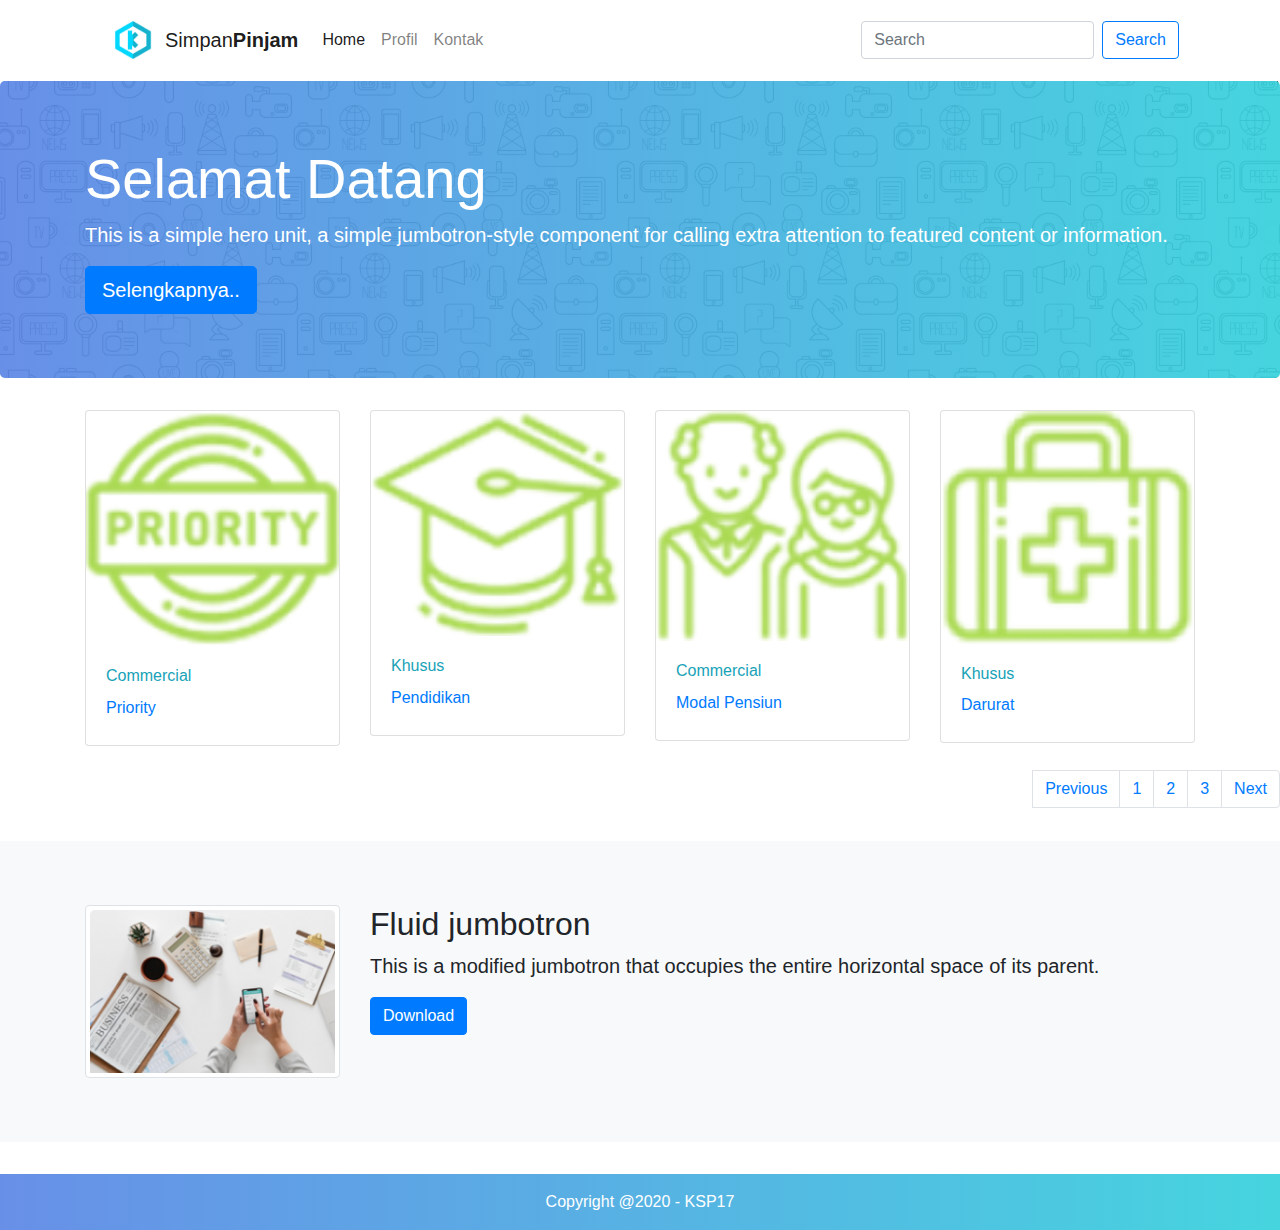
<file: index.html>
<!doctype html>
<html lang="en">

<head>
  <!-- Required meta tags -->
  <meta charset="utf-8">
  <meta name="viewport" content="width=device-width, initial-scale=1, shrink-to-fit=no">
  <!-- Bootstrap CSS -->
  <link rel="stylesheet" type="text/css" href="css/bootstrap.min.css">
  <link rel="stylesheet" type="text/css" href="css/style.css">

  <title>Koperasi 17 | Beranda</title>
</head>

<body>

  <header>
    <div class="container">
      <nav class="navbar navbar-expand-lg navbar-light">
        <div class="nav-brand">
          <a href="index.html">
            <img src="img/logo.png" alt="" />
          </a>
        </div>
        <a class="navbar-brand" href="#">Simpan<b>Pinjam</b></a>
        <button class="navbar-toggler" type="button" data-toggle="collapse" data-target="#navbarSupportedContent"
          aria-controls="navbarSupportedContent" aria-expanded="false" aria-label="Toggle navigation">
          <span class="navbar-toggler-icon"></span>
        </button>

        <div class="collapse navbar-collapse" id="navbarSupportedContent">
          <ul class="navbar-nav mr-auto">
            <li class="nav-item active">
              <a class="nav-link" href="index.html">Home <span class="sr-only">(current)</span></a>
            </li>
            <li class="nav-item">
              <a class="nav-link" href="profil.html">Profil</a>
            </li>
            <li class="nav-item">
              <a class="nav-link" href="kontak.html">Kontak</a>
            </li>
          </ul>
          <form class="form-inline my-2 my-lg-0">
            <input class="form-control mr-sm-2" type="search" placeholder="Search" aria-label="Search">
            <button class="btn btn-outline-primary my-2 my-sm-0" type="submit">Search</button>
          </form>
        </div>
      </nav>
    </div>
  </header>

  <!-- Awal Jumbotron -->
  <section class="jumbotron-bg">
    <div class="jumbotron warna-bg text-white">
      <div class="container">
        <h1 class="display-4">Selamat Datang</h1>
        <p class="lead">This is a simple hero unit, a simple jumbotron-style component for calling extra attention to
          featured content or information.</p>
        <a class="btn btn-primary btn-lg" href="#" role="button">Selengkapnya..</a>
      </div>
    </div>
  </section>
  <!-- Akhir Jumbotron -->

  <!-- Awal Content -->
  <div class="container">
    <div class="row">
      <div class="col-md-3 mb-2">
        <div class="card">
          <img src="img/icon-pinjaman-1.png" class="card-img-top" alt="Gambar">
          <div class="card-body">
            <h6 class="card-title text-info">Commercial</h6>
            <h6 class="card-text"><a href="#" class="text-primary">Priority</h6>
          </div>
        </div>
      </div>
      <div class="col-md-3 mb-2">
        <div class="card">
          <img src="img/icon-pinjaman-6.png" class="card-img-top" alt="Gambar">
          <div class="card-body">
            <h6 class="card-title text-info">Khusus</h6>
            <h6 class="card-text"><a href="#" class="text-primary">Pendidikan</h6>
          </div>
        </div>
      </div>
      <div class="col-md-3 mb-2">
        <div class="card">
          <img src="img/icon-pinjaman-7.png" class="card-img-top" alt="Gambar">
          <div class="card-body">
            <h6 class="card-title text-info">Commercial</h6>
            <h6 class="card-text"><a href="#" class="text-primary">Modal Pensiun</h6>
          </div>
        </div>
      </div>
      <div class="col-md-3 mb-2">
        <div class="card">
          <img src="img/icon-pinjaman-4.png" class="card-img-top" alt="Gambar">
          <div class="card-body">
            <h6 class="card-title text-info">Khusus</h6>
            <h6 class="card-text"><a href="#" class="text-primary">Darurat</h6>
          </div>
        </div>
      </div>
    </div>
  </div>
  <!-- Akhir content -->

  <!-- Awal Paginnation -->
  <nav aria-label="Page navigation example">
    <ul class="pagination justify-content-center">
      <li class="page-item"><a class="page-link" href="#">Previous</a></li>
      <li class="page-item"><a class="page-link" href="#">1</a></li>
      <li class="page-item"><a class="page-link" href="#">2</a></li>
      <li class="page-item"><a class="page-link" href="#">3</a></li>
      <li class="page-item"><a class="page-link" href="#">Next</a></li>
    </ul>
  </nav>
  <!-- Akhir Paginnation -->

  <!-- Awal Jumbotron 2 -->
  <div class="jumbotron jumbotron-fluid bg-light">
    <div class="container">
      <div class="row">
        <div class="col-md-3">
          <img src="img/gambar_buku.png" class="img-thumbnail">
        </div>
        <div class="col-md-9">
          <h2>Fluid jumbotron</h2>
          <p class="lead">This is a modified jumbotron that occupies the entire horizontal space of its parent.</p>
          <button type="button" class="btn btn-primary">Download</button>
        </div>
      </div>

    </div>
  </div>
  <!-- Akhir Jumbotron 2 -->

  <!-- Awal Footer -->
  <footer class="warna-bg">
    <div class="text-white text-center pt-3 pb-3">
      Copyright @2020 - KSP17
    </div>
  </footer>
  <!-- Akhir Footer -->






  <!-- Optional JavaScript -->
  <!-- jQuery first, then Popper.js, then Bootstrap JS -->
  <script type="text/javascript" src="js/jquery-3.5.1.slim.min.js"></script>
  <script type="text/javascript" src="js/popper.min.js"></script>
  <script type="text/javascript" src="js/bootstrap.min.js"></script>

</body>

</html>
</file>
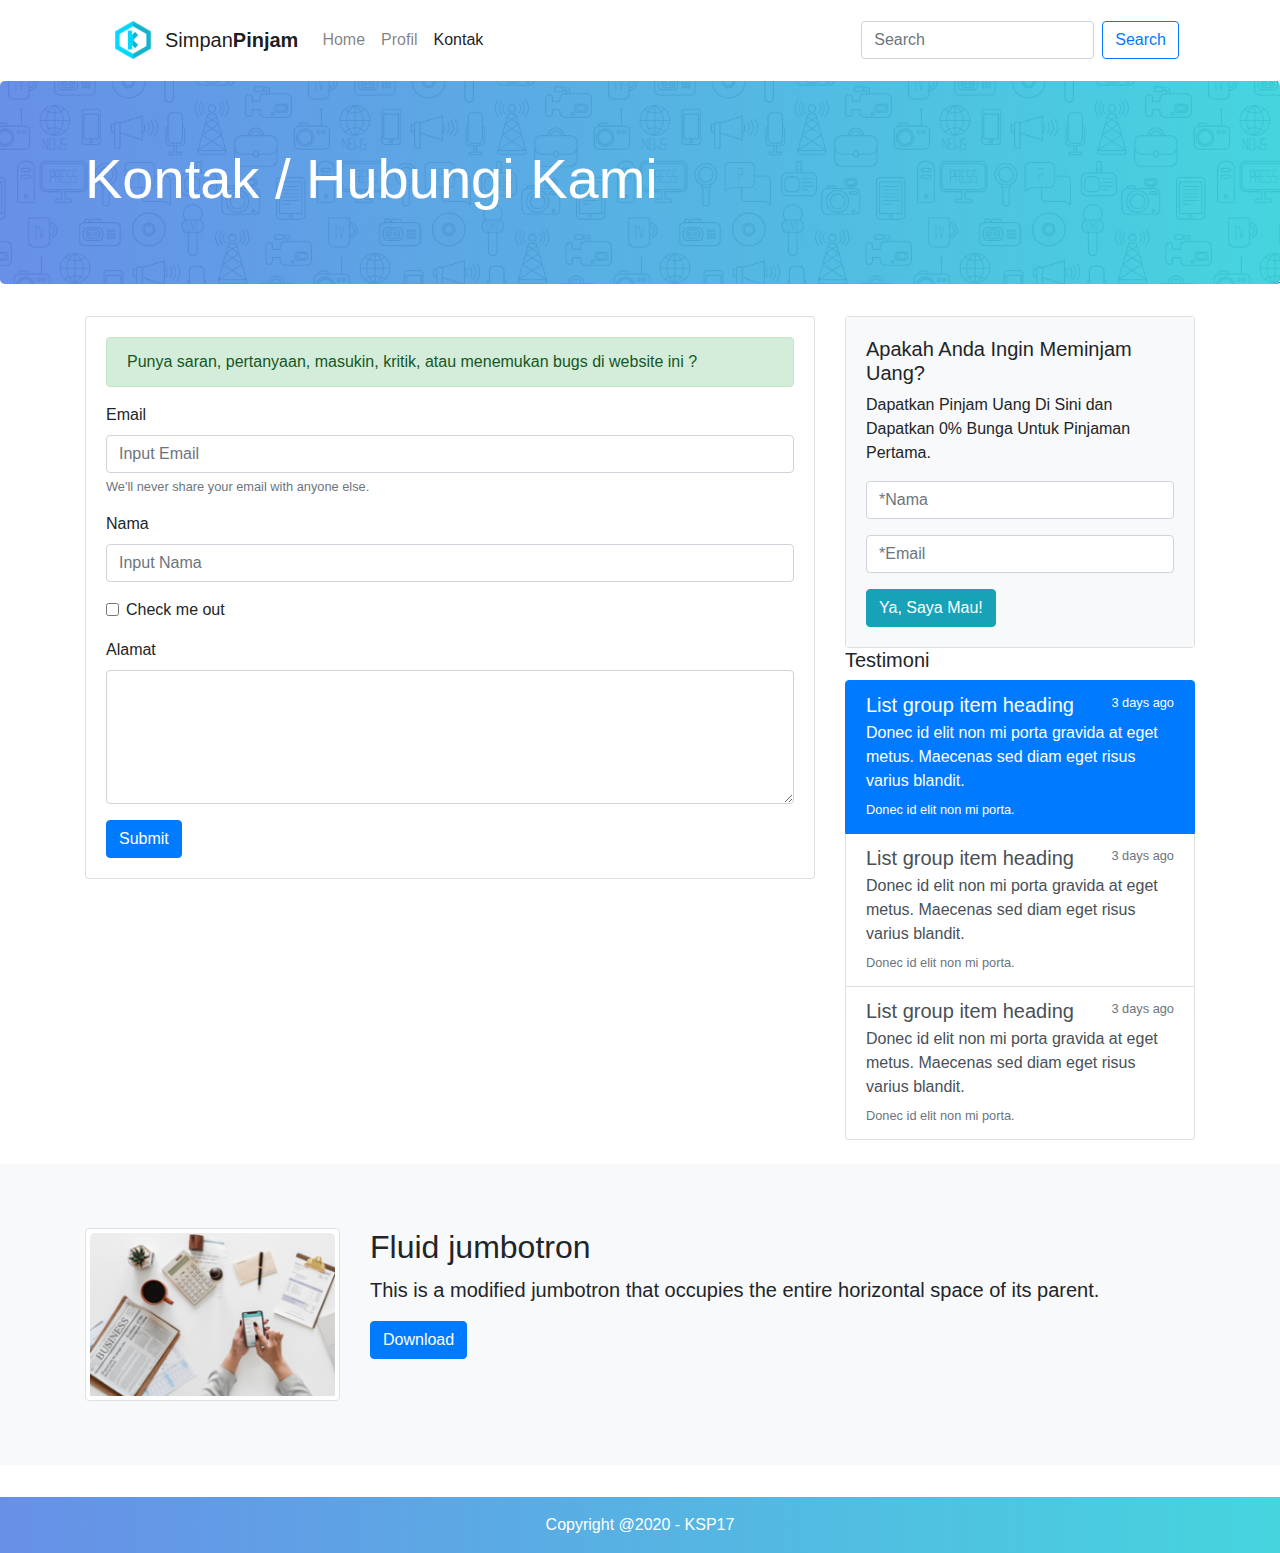
<file: kontak.html>
<!doctype html>
<html lang="en">

<head>
  <!-- Required meta tags -->
  <meta charset="utf-8">
  <meta name="viewport" content="width=device-width, initial-scale=1, shrink-to-fit=no">
  <!-- Bootstrap CSS -->
  <link rel="stylesheet" type="text/css" href="css/bootstrap.min.css">
  <link rel="stylesheet" type="text/css" href="css/style.css">

  <title>Koperasi 17 | Kontak</title>
</head>

<body>

  <header>
    <div class="container">
      <nav class="navbar navbar-expand-lg navbar-light">
        <div class="nav-brand">
          <a href="index.html">
            <img src="img/logo.png" alt="" />
          </a>
        </div>
        <a class="navbar-brand" href="#">Simpan<b>Pinjam</b></a>
        <button class="navbar-toggler" type="button" data-toggle="collapse" data-target="#navbarSupportedContent"
          aria-controls="navbarSupportedContent" aria-expanded="false" aria-label="Toggle navigation">
          <span class="navbar-toggler-icon"></span>
        </button>

        <div class="collapse navbar-collapse" id="navbarSupportedContent">
          <ul class="navbar-nav mr-auto">
            <li class="nav-item">
              <a class="nav-link" href="index.html">Home <span class="sr-only">(current)</span></a>
            </li>
            <li class="nav-item">
              <a class="nav-link" href="profil.html">Profil</a>
            </li>
            <li class="nav-item active">
              <a class="nav-link" href="kontak.html">Kontak</a>
            </li>
          </ul>
          <form class="form-inline my-2 my-lg-0">
            <input class="form-control mr-sm-2" type="search" placeholder="Search" aria-label="Search">
            <button class="btn btn-outline-primary my-2 my-sm-0" type="submit">Search</button>
          </form>
        </div>
      </nav>
    </div>
  </header>

  <!-- Awal Jumbotron -->
  <section class="jumbotron-bg">
    <div class="jumbotron warna-bg text-white">
      <div class="container">
        <h1 class="display-4">Kontak / Hubungi Kami</h1>
      </div>
    </div>
  </section>
  <!-- Akhir Jumbotron -->

  <!-- Awal Content -->
  <div class="container">
    <div class="row">
      <div class="col-md-8 mb-4">
        <!-- Awal Col-8 -->
        <div class="card">
          <div class="card-body">
            <div class="alert alert-success" role="alert">
              Punya saran, pertanyaan, masukin, kritik, atau menemukan bugs di website ini ?
            </div>
            <form>
              <div class="form-group">
                <label for="exampleInputEmail1">Email</label>
                <input type="email" class="form-control" id="exampleInputEmail1" aria-describedby="emailHelp"
                  placeholder="Input Email">
                <small id="emailHelp" class="form-text text-muted">We'll never share your email with anyone
                  else.</small>
              </div>
              <div class="form-group">
                <label for="nama">Nama</label>
                <input type="text" class="form-control" id="nama" placeholder="Input Nama">
              </div>
              <div class="form-group form-check">
                <input type="checkbox" class="form-check-input" id="exampleCheck1">
                <label class="form-check-label" for="exampleCheck1">Check me out</label>
              </div>
              <div class="form-group">
                <label for="alamt">Alamat</label>
                <textarea class="form-control" rows="5"></textarea>
              </div>


              <button type="submit" class="btn btn-primary">Submit</button>
            </form>


          </div>
        </div>
      </div> <!-- Akhir Col-8 -->

      <div class="col-md-4 mb-4">
        <!-- Awal Col-4 -->
        <div class="card">
          <div class="card-body bg-light">
            <h5>Apakah Anda Ingin Meminjam Uang?</h5>
            <p>Dapatkan Pinjam Uang Di Sini dan Dapatkan 0% Bunga Untuk Pinjaman Pertama.</p>
            <form>
              <div class="form-group">
                <input type="text" class="form-control" placeholder="*Nama">
              </div>
              <div class="form-group">
                <input type="email" class="form-control" placeholder="*Email">
              </div>
              <button class="btn btn-info">Ya, Saya Mau!</button>
            </form>
          </div>
        </div>

        <!-- Awal Testimoni -->
        <h5>Testimoni</h5>
        <div class="list-group">
          <a href="#" class="list-group-item list-group-item-action active">
            <div class="d-flex w-100 justify-content-between">
              <h5 class="mb-1">List group item heading</h5>
              <small>3 days ago</small>
            </div>
            <p class="mb-1">Donec id elit non mi porta gravida at eget metus. Maecenas sed diam eget risus varius
              blandit.</p>
            <small>Donec id elit non mi porta.</small>
          </a>
          <a href="#" class="list-group-item list-group-item-action">
            <div class="d-flex w-100 justify-content-between">
              <h5 class="mb-1">List group item heading</h5>
              <small class="text-muted">3 days ago</small>
            </div>
            <p class="mb-1">Donec id elit non mi porta gravida at eget metus. Maecenas sed diam eget risus varius
              blandit.</p>
            <small class="text-muted">Donec id elit non mi porta.</small>
          </a>
          <a href="#" class="list-group-item list-group-item-action">
            <div class="d-flex w-100 justify-content-between">
              <h5 class="mb-1">List group item heading</h5>
              <small class="text-muted">3 days ago</small>
            </div>
            <p class="mb-1">Donec id elit non mi porta gravida at eget metus. Maecenas sed diam eget risus varius
              blandit.</p>
            <small class="text-muted">Donec id elit non mi porta.</small>
          </a>
        </div>
        <!-- Akhir Testimoni -->

      </div> <!-- Akhir Col-4 -->

    </div>
  </div>
  <!-- Akhir content -->


  <!-- Awal Jumbotron 2 -->
  <div class="jumbotron jumbotron-fluid bg-light">
    <div class="container">
      <div class="row">
        <div class="col-md-3">
          <img src="img/gambar_buku.png" class="img-thumbnail">
        </div>
        <div class="col-md-9">
          <h2>Fluid jumbotron</h2>
          <p class="lead">This is a modified jumbotron that occupies the entire horizontal space of its parent.</p>
          <button type="button" class="btn btn-primary">Download</button>
        </div>
      </div>

    </div>
  </div>
  <!-- Akhir Jumbotron 2 -->

  <!-- Awal Footer -->
  <footer class="warna-bg">
    <div class="text-white text-center pt-3 pb-3">
      Copyright @2020 - KSP17
    </div>
  </footer>
  <!-- Akhir Footer -->






  <!-- Optional JavaScript -->
  <!-- jQuery first, then Popper.js, then Bootstrap JS -->
  <script type="text/javascript" src="js/jquery-3.5.1.slim.min.js"></script>
  <script type="text/javascript" src="js/popper.min.js"></script>
  <script type="text/javascript" src="js/bootstrap.min.js"></script>

</body>

</html>
</file>
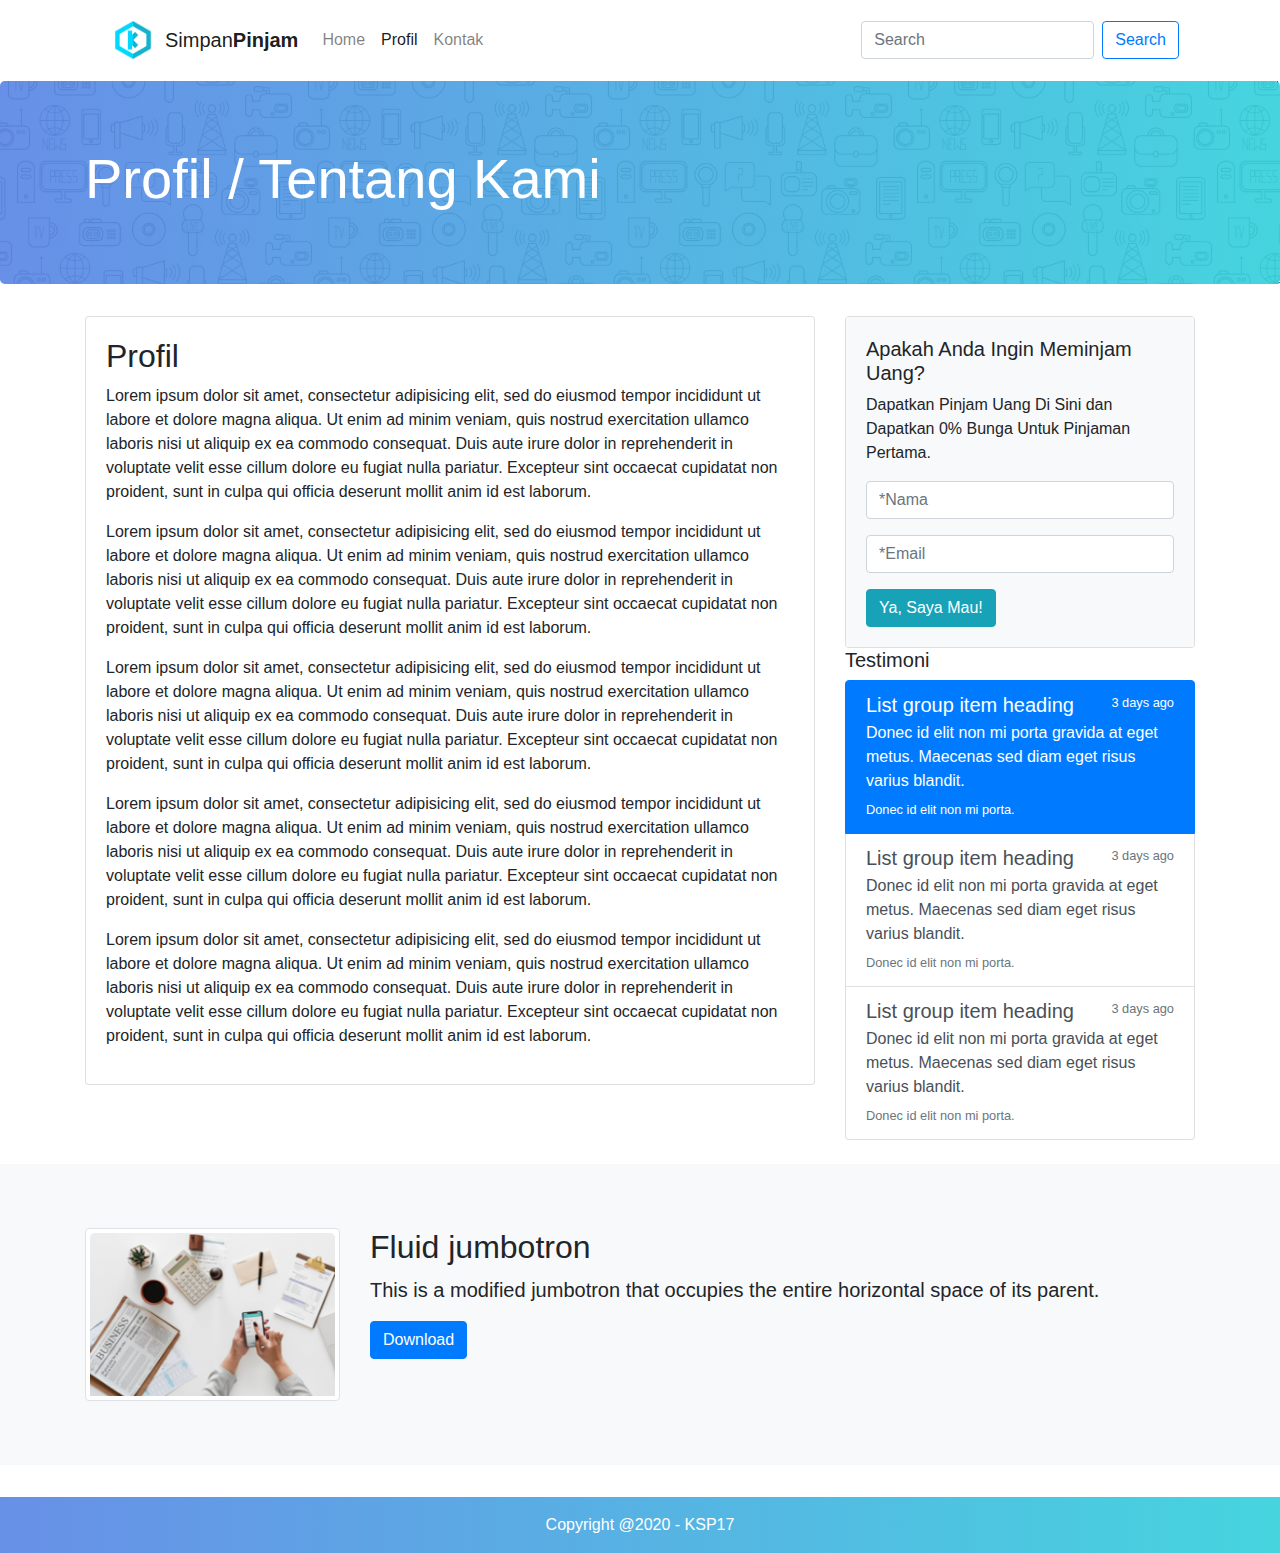
<file: profil.html>
<!doctype html>
<html lang="en">

<head>
  <!-- Required meta tags -->
  <meta charset="utf-8">
  <meta name="viewport" content="width=device-width, initial-scale=1, shrink-to-fit=no">
  <!-- Bootstrap CSS -->
  <link rel="stylesheet" type="text/css" href="css/bootstrap.min.css">
  <link rel="stylesheet" type="text/css" href="css/style.css">

  <title>Koperasi 17 | Profil</title>
</head>

<body>

  <header>
    <div class="container">
      <nav class="navbar navbar-expand-lg navbar-light">
        <div class="nav-brand">
          <a href="index.html">
            <img src="img/logo.png" alt="" />
          </a>
        </div>
        <a class="navbar-brand" href="#">Simpan<b>Pinjam</b></a>
        <button class="navbar-toggler" type="button" data-toggle="collapse" data-target="#navbarSupportedContent"
          aria-controls="navbarSupportedContent" aria-expanded="false" aria-label="Toggle navigation">
          <span class="navbar-toggler-icon"></span>
        </button>

        <div class="collapse navbar-collapse" id="navbarSupportedContent">
          <ul class="navbar-nav mr-auto">
            <li class="nav-item">
              <a class="nav-link" href="index.html">Home <span class="sr-only">(current)</span></a>
            </li>
            <li class="nav-item active">
              <a class="nav-link" href="profil.html">Profil</a>
            </li>
            <li class="nav-item">
              <a class="nav-link" href="kontak.html">Kontak</a>
            </li>
          </ul>
          <form class="form-inline my-2 my-lg-0">
            <input class="form-control mr-sm-2" type="search" placeholder="Search" aria-label="Search">
            <button class="btn btn-outline-primary my-2 my-sm-0" type="submit">Search</button>
          </form>
        </div>
      </nav>
    </div>
  </header>

  <!-- Awal Jumbotron -->
  <section class="jumbotron-bg">
    <div class="jumbotron warna-bg text-white">
      <div class="container">
        <h1 class="display-4">Profil / Tentang Kami</h1>
      </div>
    </div>
  </section>
  <!-- Akhir Jumbotron -->

  <!-- Awal Content -->
  <div class="container">
    <div class="row">
      <div class="col-md-8 mb-4">
        <!-- Awal Col-8 -->
        <div class="card">
          <div class="card-body">
            <h2>Profil</h2>
            <p>
              Lorem ipsum dolor sit amet, consectetur adipisicing elit, sed do eiusmod
              tempor incididunt ut labore et dolore magna aliqua. Ut enim ad minim veniam,
              quis nostrud exercitation ullamco laboris nisi ut aliquip ex ea commodo
              consequat. Duis aute irure dolor in reprehenderit in voluptate velit esse
              cillum dolore eu fugiat nulla pariatur. Excepteur sint occaecat cupidatat non
              proident, sunt in culpa qui officia deserunt mollit anim id est laborum.
            </p>
            <p>
              Lorem ipsum dolor sit amet, consectetur adipisicing elit, sed do eiusmod
              tempor incididunt ut labore et dolore magna aliqua. Ut enim ad minim veniam,
              quis nostrud exercitation ullamco laboris nisi ut aliquip ex ea commodo
              consequat. Duis aute irure dolor in reprehenderit in voluptate velit esse
              cillum dolore eu fugiat nulla pariatur. Excepteur sint occaecat cupidatat non
              proident, sunt in culpa qui officia deserunt mollit anim id est laborum.
            </p>
            <p>
              Lorem ipsum dolor sit amet, consectetur adipisicing elit, sed do eiusmod
              tempor incididunt ut labore et dolore magna aliqua. Ut enim ad minim veniam,
              quis nostrud exercitation ullamco laboris nisi ut aliquip ex ea commodo
              consequat. Duis aute irure dolor in reprehenderit in voluptate velit esse
              cillum dolore eu fugiat nulla pariatur. Excepteur sint occaecat cupidatat non
              proident, sunt in culpa qui officia deserunt mollit anim id est laborum.
            </p>
            <p>
              Lorem ipsum dolor sit amet, consectetur adipisicing elit, sed do eiusmod
              tempor incididunt ut labore et dolore magna aliqua. Ut enim ad minim veniam,
              quis nostrud exercitation ullamco laboris nisi ut aliquip ex ea commodo
              consequat. Duis aute irure dolor in reprehenderit in voluptate velit esse
              cillum dolore eu fugiat nulla pariatur. Excepteur sint occaecat cupidatat non
              proident, sunt in culpa qui officia deserunt mollit anim id est laborum.
            </p>
            <p>
              Lorem ipsum dolor sit amet, consectetur adipisicing elit, sed do eiusmod
              tempor incididunt ut labore et dolore magna aliqua. Ut enim ad minim veniam,
              quis nostrud exercitation ullamco laboris nisi ut aliquip ex ea commodo
              consequat. Duis aute irure dolor in reprehenderit in voluptate velit esse
              cillum dolore eu fugiat nulla pariatur. Excepteur sint occaecat cupidatat non
              proident, sunt in culpa qui officia deserunt mollit anim id est laborum.
            </p>
          </div>
        </div>
      </div> <!-- Akhir Col-8 -->

      <div class="col-md-4 mb-4">
        <!-- Awal Col-4 -->
        <div class="card">
          <div class="card-body bg-light">
            <h5>Apakah Anda Ingin Meminjam Uang?</h5>
            <p>Dapatkan Pinjam Uang Di Sini dan Dapatkan 0% Bunga Untuk Pinjaman Pertama.</p>
            <form>
              <div class="form-group">
                <input type="text" class="form-control" placeholder="*Nama">
              </div>
              <div class="form-group">
                <input type="email" class="form-control" placeholder="*Email">
              </div>
              <button class="btn btn-info">Ya, Saya Mau!</button>
            </form>
          </div>
        </div>

        <!-- Awal Testimoni -->
        <h5>Testimoni</h5>
        <div class="list-group">
          <a href="#" class="list-group-item list-group-item-action active">
            <div class="d-flex w-100 justify-content-between">
              <h5 class="mb-1">List group item heading</h5>
              <small>3 days ago</small>
            </div>
            <p class="mb-1">Donec id elit non mi porta gravida at eget metus. Maecenas sed diam eget risus varius
              blandit.</p>
            <small>Donec id elit non mi porta.</small>
          </a>
          <a href="#" class="list-group-item list-group-item-action">
            <div class="d-flex w-100 justify-content-between">
              <h5 class="mb-1">List group item heading</h5>
              <small class="text-muted">3 days ago</small>
            </div>
            <p class="mb-1">Donec id elit non mi porta gravida at eget metus. Maecenas sed diam eget risus varius
              blandit.</p>
            <small class="text-muted">Donec id elit non mi porta.</small>
          </a>
          <a href="#" class="list-group-item list-group-item-action">
            <div class="d-flex w-100 justify-content-between">
              <h5 class="mb-1">List group item heading</h5>
              <small class="text-muted">3 days ago</small>
            </div>
            <p class="mb-1">Donec id elit non mi porta gravida at eget metus. Maecenas sed diam eget risus varius
              blandit.</p>
            <small class="text-muted">Donec id elit non mi porta.</small>
          </a>
        </div>
        <!-- Akhir Testimoni -->

      </div> <!-- Akhir Col-4 -->

    </div>
  </div>
  <!-- Akhir content -->


  <!-- Awal Jumbotron 2 -->
  <div class="jumbotron jumbotron-fluid bg-light">
    <div class="container">
      <div class="row">
        <div class="col-md-3">
          <img src="img/gambar_buku.png" class="img-thumbnail">
        </div>
        <div class="col-md-9">
          <h2>Fluid jumbotron</h2>
          <p class="lead">This is a modified jumbotron that occupies the entire horizontal space of its parent.</p>
          <button type="button" class="btn btn-primary">Download</button>
        </div>
      </div>

    </div>
  </div>
  <!-- Akhir Jumbotron 2 -->

  <!-- Awal Footer -->
  <footer class="warna-bg">
    <div class="text-white text-center pt-3 pb-3">
      Copyright @2020 - KSP17
    </div>
  </footer>
  <!-- Akhir Footer -->






  <!-- Optional JavaScript -->
  <!-- jQuery first, then Popper.js, then Bootstrap JS -->
  <script type="text/javascript" src="js/jquery-3.5.1.slim.min.js"></script>
  <script type="text/javascript" src="js/popper.min.js"></script>
  <script type="text/javascript" src="js/bootstrap.min.js"></script>

</body>

</html>
</file>
<file: css/style.css>
.warna-bg {
  background: linear-gradient(
    to right,
    rgba(91, 134, 229, 0.92),
    rgba(54, 209, 220, 0.92)
  );
}

.jumbotron-bg {
  background-size: cover;
  background: url(../img/bg.jpg);
  background-size: 300px;
}

.nav-brand {
  width: 4rem;
}

img {
  width: 100%;
  max-width: 100%;
  height: auto;
}

a {
  text-decoration: none;
}

nav {
  width: 100%;
  display: flex;
  align-items: center;
  justify-content: space-between;
  padding: 1rem 0;
  border-bottom: 1px solid rgba(255, 255, 255, 0.2);
}
</file>
